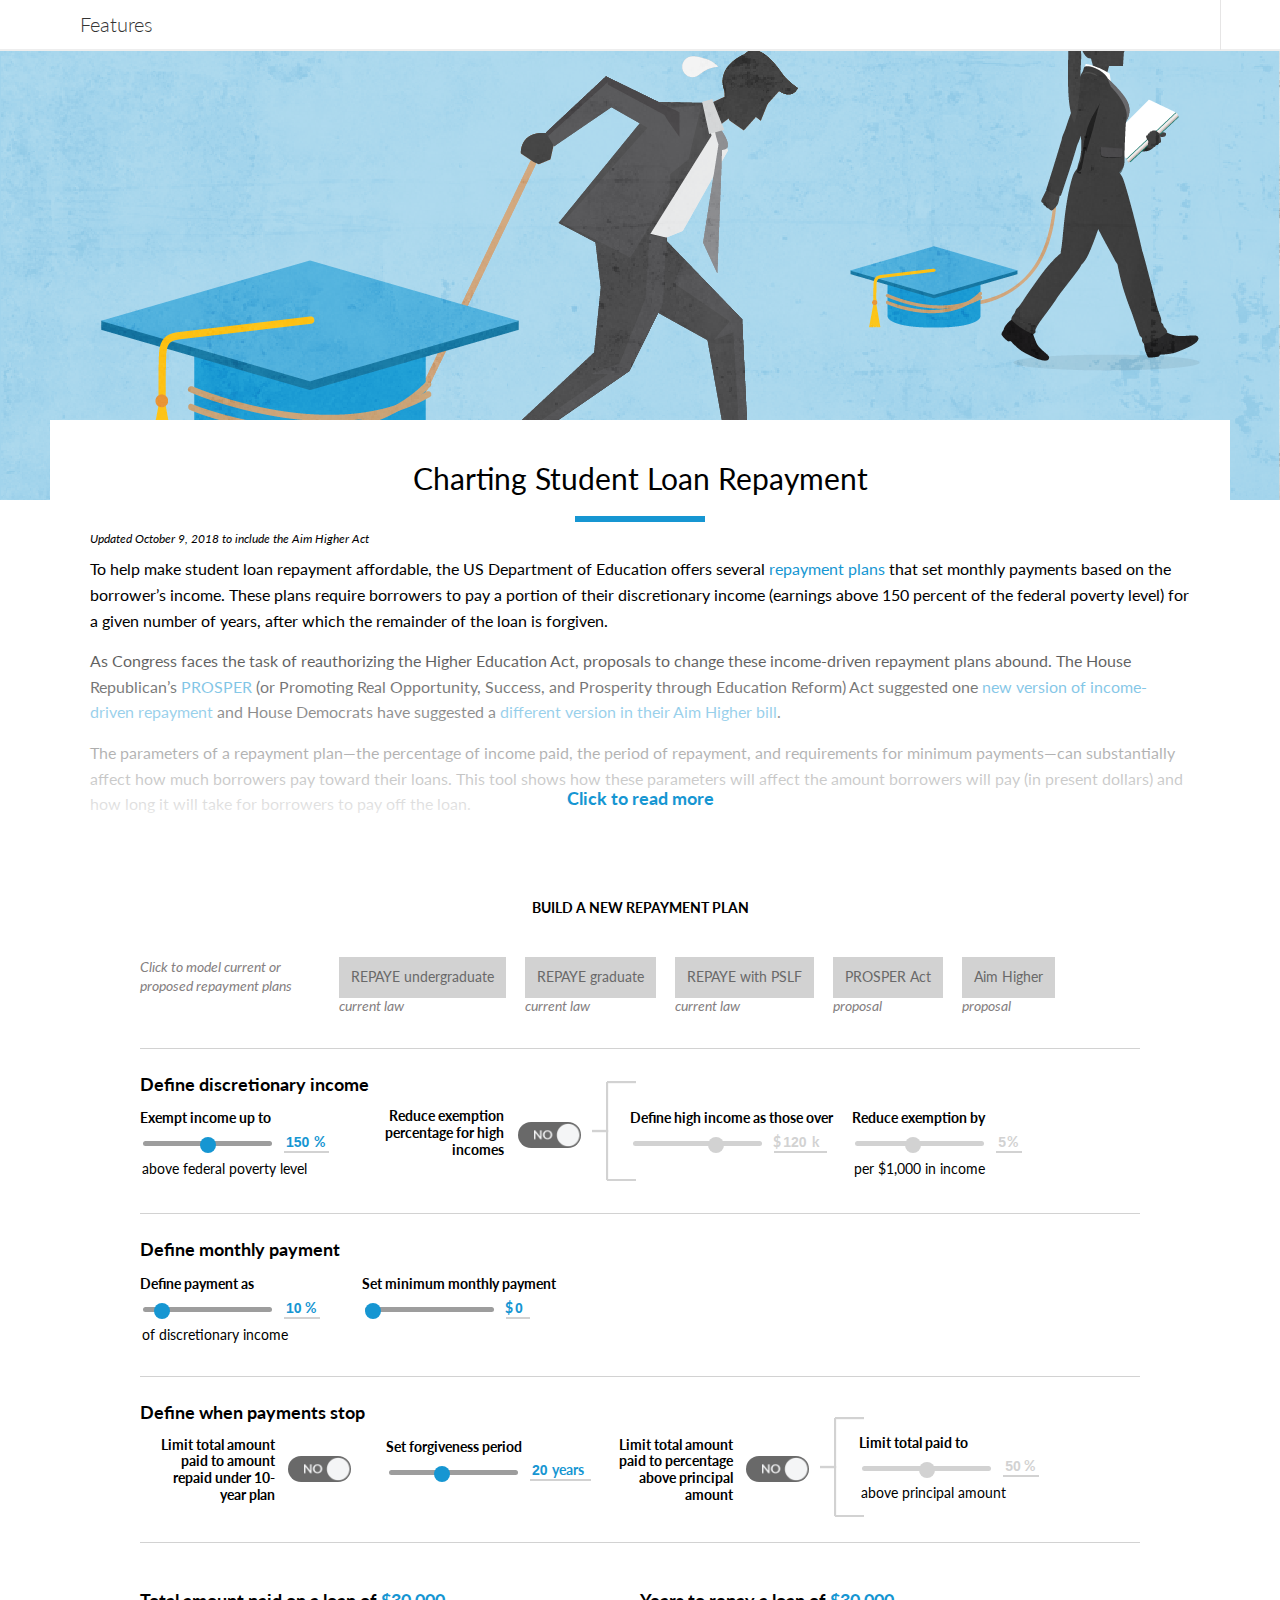
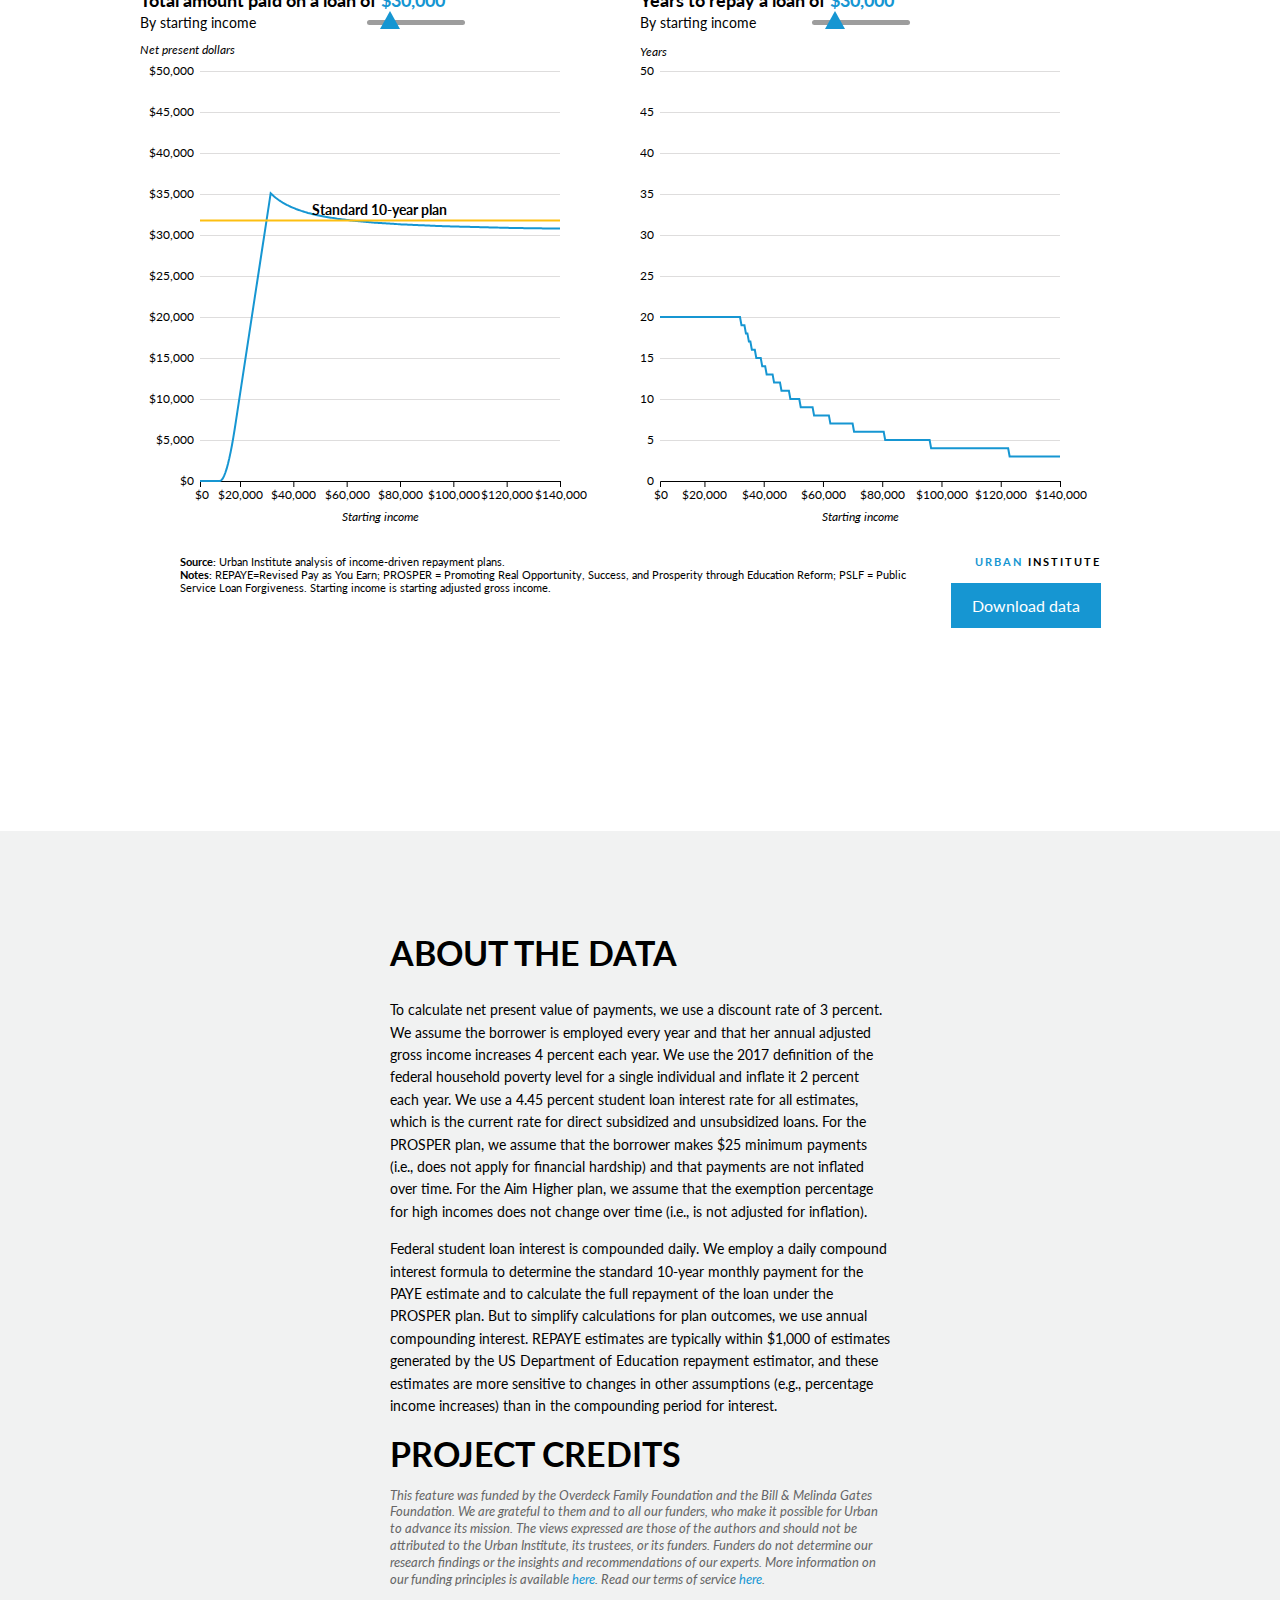
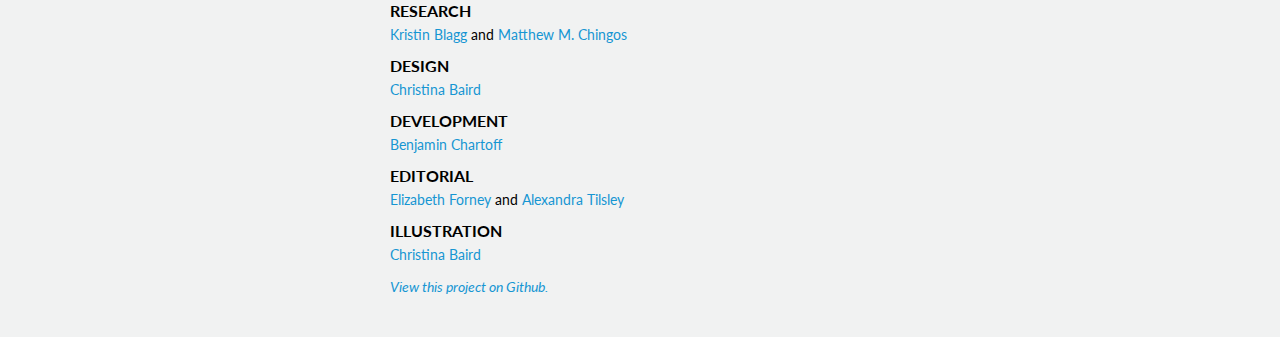
<file: index.html>
<!DOCTYPE html>
<html>
<head>
  <title>Charting Student Loan Repayment</title>
  <meta charset="utf-8">
  <meta http-equiv="X-UA-Compatible" content="IE=edge">
  <meta name="viewport" content="initial-scale=1, maximum-scale=1">
  <link rel="shortcut icon" href="favicon.ico" type="image/x-icon">
  <link rel="stylesheet" type="text/css" href="css/urban.css"/>
  <link rel="stylesheet" type="text/css" href="css/main.css"/>
  <link rel="stylesheet" type="text/css" href="css/urban-header.css"/>
  <link href="https://fonts.googleapis.com/css?family=Lato:300,400,700,300italic,400italic,700italic,900" rel="stylesheet" type="text/css">

  <meta name="twitter:card" content="summary">
  <meta name="twitter:site" content="@urbaninstitute">
  <meta name="twitter:creator" content="@urbaninstitute">
  <meta name="twitter:title" content="Charting Student Loan Repayment">
  <meta name="twitter:description" content="The parameters of a repayment plan can affect how much borrowers pay. This tool shows how they affect the amount borrowers will pay and how long it will take to pay off the loan.">
  <meta name="twitter:image" content="https://apps.urban.org/features/student-loan-repayment/images/social.png">
  <meta property="og:title" content="Charting Student Loan Repayment" />
  <meta property="og:description" content="The parameters of a repayment plan can affect how much borrowers pay. This tool shows how they affect the amount borrowers will pay and how long it will take to pay off the loan." />
  <meta property="og:image" content="https://apps.urban.org/features/student-loan-repayment/images/social.png" />
  <meta property="og:image:type" content="image/jpeg">
  <meta property="og:url" content="http://urbn.is/loantool">



  <script type="application/ld+json">
  {
    "@context": "http://schema.org",
    "@type": "NewsArticle",
    "headline": "Charting Student Loan Repayment",
    "url": "https://apps.urban.org/features/student-loan-repayment",
    "thumbnailUrl": "https://apps.urban.org/features/student-loan-repayment/images/social.png",
    "dateCreated": "2018-02-20T05:00:00.000Z",
    "articleSection": "Interactive Feature",
    "creator": ["Kristin Blagg","Matthew Chingos","Christina Baird","Benjamin Chartoff","Elizabeth Forney","Alexandra Tilsley"],
    "keywords": ["Education and Training"]
  }
  </script>

</head>
<body>
<!-- Google Tag Manager -->
<noscript><iframe src="//www.googletagmanager.com/ns.html?id=GTM-MKBD2W"
height="0" width="0" style="display:none;visibility:hidden"></iframe></noscript>
<script>(function(w,d,s,l,i){w[l]=w[l]||[];w[l].push({'gtm.start':
new Date().getTime(),event:'gtm.js'});var f=d.getElementsByTagName(s)[0],
j=d.createElement(s),dl=l!='dataLayer'?'&l='+l:'';j.async=true;j.src=
'//www.googletagmanager.com/gtm.js?id='+i+dl;f.parentNode.insertBefore(j,f);
})(window,document,'script','dataLayer','GTM-MKBD2W');</script>
<!-- End Google Tag Manager -->

<div id = "isMobile"></div>
<div id = "isPhone"></div>


<!-- START HEADER -->
<div id="header-pinned" class="no-touch">
   <a target="_blank" href="http://www.urban.org" title="Home" rel="home" class="site-logo"></a>
<div class="title"><span class="feature-link"><a href="https://www.urban.org/features" class="title-linkback" alt="Urban Institute logo">Features</a></span></div>
<div class="share-icons">
    <div class="shareThisP">
        <span onclick="toggle_visibility('shareBox');">
                <div class="shareThisB"></div>
            </span>
        <div class="shareThisW" id="shareBox">

            <div class="addthis_toolbox addthis_default_style " addthis:title="" addthis:url="">
                <a href="https://www.facebook.com/sharer/sharer.php?u=https%3A//apps.urban.org/features/student-loan-repayment" target="_blank" class="addthis_button_facebook at300b" title="Facebook" onclick="toggle_visibility('shareBox');"><span class="at4-icon aticon-facebook" style="background-color: rgb(48, 88, 145);"><span class="at_a11y">Share on facebook</span></span></a>

                <a href="http://twitter.com/intent/tweet?text=Interactive%20tool%20from%20%40urbaninstitute%3A%20Charting%20Student%20Loan%20Repayment%20http%3A%2F%2Furbn.is%2Floantool" target="_blank" class="addthis_button_twitter at300b" title="Tweet" onclick="toggle_visibility('shareBox');"><span class="at4-icon aticon-twitter" style="background-color: rgb(44, 168, 210);"><span class="at_a11y">Share on twitter</span></span></a>

                <a href="mailto:%20?Subject=New interactive tool from the Urban Institute &amp;Body=Hi! I thought you'd be interested in this new interactive tool from the Urban Institute: “Charting Student Loan Repayment” http://urbn.is/loantool" target="_blank" class="addthis_button_email at300b" target="_blank" title="Email" onclick="toggle_visibility('shareBox');"><span class="at4-icon aticon-email" style="background-color: rgb(115, 138, 141);"><span class="at_a11y">Share on email</span></span></a>
                <div class="atclear"></div>
            </div>

        </div>
    </div>
</div>
</div>
<div class="headerimage" id="heroimage">
  <div class="wrapper headerwrapper">
  </div>
</div>


<div class="container">
  <div id='graphic'>
    <div id = "topText">
<div id = "topTitle">Charting Student Loan Repayment</div>
        <div id = "topHR"></div> 
        <div class = "pubDate">Updated October 9, 2018 to include the Aim Higher Act</div>
        <p>
		To help make student loan repayment affordable, the US Department of Education offers several <a href = "https://studentaid.ed.gov/sa/repay-loans/understand/plans/income-driven" target = "_blank">repayment plans</a> that set monthly payments based on the borrower&rsquo;s income. These plans require borrowers to pay a portion of their discretionary income (earnings above 150 percent of the federal poverty level) for a given number of years, after which the remainder of the loan is forgiven.
		</p>
		<p>
		As Congress faces the task of reauthorizing the Higher Education Act, proposals to change these income-driven repayment plans abound. The House Republican&rsquo;s <span class = "buttonLink prosper">PROSPER</span> (or Promoting Real Opportunity, Success, and Prosperity through Education Reform) Act suggested one <a href = "https://www.urban.org/urban-wire/prosper-act-changes-math-student-loan-borrowers" target = "_blank">new version of income-driven repayment</a> and House Democrats have suggested a <a href = "http://democrats-edworkforce.house.gov/imo/media/doc/Aim%20Higher%20Act%20Bill%20Text.pdf" target = "_blank">different version in their Aim Higher bill</a>. 
		</p>
		<p>
		The parameters of a repayment plan&mdash;the percentage of income paid, the period of repayment, and requirements for minimum payments&mdash;can substantially affect how much borrowers pay toward their loans. This tool shows how these parameters will affect the amount borrowers will pay (in present dollars) and how long it will take for borrowers to pay off the loan.
		</p>
		<p>
    You can build your own policy by changing parameters, or use the buttons to model existing repayment plans or proposals. By adjusting the loan amount, you can see what would be repaid (and for how long) for borrowers at different starting income levels.
		</p>
		<p>
		<span class ="desktopCopy">The chart on the left</span><span class ="mobileCopy">The first chart</span> shows how much borrowers would repay based on their starting income. <span class ="desktopCopy">The chart to the right</span><span class ="mobileCopy">The second chart</span> models how long borrowers would be in repayment, again based on their income. We&rsquo;ve also calculated how much borrowers would repay under a standard 10-year plan to show how an income-driven plan compares with the standard repayment option.  
		</p>
		<p>
		The Revised Pay As You Earn <span class = "buttonLink repayeUndergrad">(REPAYE) plan for undergraduates</span> requires borrowers pay 10 percent of their discretionary income, with the remainder of the loan forgiven after 20 years. Because the loans continue to accrue interest, it is possible that some borrowers will pay more than they would have under a standard 10-year plan. Borrowers who make less than 150 percent of the federal poverty level pay nothing ($0) on their loans. Dependent undergraduate students can borrow a maximum of $31,000 in federal student loans.
		</p>
		<p>
		<span class = "buttonLink repayeGrad">REPAYE for graduate students</span> is the same as REPAYE for undergraduates, 
    except that the period before forgiveness is extended to 25 years. Graduate students can borrow up to the cost of attendance at their institution. Average debt for graduate students can range from <a href="https://trends.collegeboard.org/student-aid/figures-tables/masters-degree-recipient-debt-percentage-average-borrowed-2011-12" target="_blank">$21,900</a> to <a href="https://trends.collegeboard.org/student-aid/figures-tables/doctoral-degree-recipient-debt-percentage-average-borrowed-2011-12" target="_blank">$137,500</a>, depending on program.
    </p>
		<p>
		<span class = "buttonLink repayePSLF">Under the Public Service Loan Forgiveness program (PSLF)</span>, borrowers on an income-driven repayment plan, such as REPAYE, who work in a nonprofit or public-sector job for 10 years are eligible for student loan forgiveness. This benefit is available to those with either undergraduate and graduate student loans.
		</p>
    <p>
    The House&rsquo;s PROSPER plan would require students to pay 15 percent of their discretionary income. Borrowers would have to make a minimum monthly payment of $25 dollars (which can be reduced to $5 due to severe economic hardship). And there is no loan forgiveness, but payments end when borrowers have paid what they would have under a standard 10-year plan, meaning that borrowers do not pay for additional accrued interest. The lack of a loan forgiveness period means that some borrowers might be paying off their loans for the entirety of their careers.
    </p>
    <p>
    House Democrats&rsquo; <span class = "buttonLink aimHigher">Aim Higher plan</span> would require students to pay 10 percent of their discretionary income. The plan would also redefine discretionary income as income earned above 250 percent of the federal poverty level, meaning that more borrowers would be eligible for $0 payments. However, for every $1,000 earned above $120,000, this 250 percent discretionary income threshold is reduced by 5 percent. Aim Higher would cap payments after 20 years or after the borrower has paid an amount equal to 150 percent of the principal loan amount.
    </p>
		<div id = "clickToExpand" class = "closed">Click to read more</div>
		<svg id = "gradientHolder"></svg>
        </div>

    <div id = "controls">
      <div id = "controlTitle">Build a new repayment plan</div>
      <div id = "buttons">
        <div id = "buttonLabel">Click to model current or proposed repayment plans</div>
        <div class = "button clicked repayeUndergrad">REPAYE undergraduate<div class = "currentLaw">current law</div></div>

        <div class = "button repayeGrad">REPAYE graduate<div class = "currentLaw">current law</div></div>
        <div class = "button repayePSLF">REPAYE with PSLF<div class = "currentLaw">current law</div></div>
        <div class = "button prosper">PROSPER Act<div class = "currentLaw">proposal</div></div>
        <div class = "button aimHigher">Aim Higher<div class = "currentLaw">proposal</div></div>
      </div>

    	<div id = "sliders">

      <div id = "monthlyContainer" class = "controlRow grey">
        <div class = "controlHeader">Define discretionary income</div>

        <div class = "controlContainer percentFPL">
          <div class = "label">Exempt income up to</div>
          <input id = "percentFPL" class = "controlSlider" type="range" min="0" max="3" step="0.1" value ="1.5">
          <!-- <div class = "valLabel">10%</div> -->
          <input type = "number" class = "valLabel" value ="150" min ="0" max="300"><span class = "suffix">%</span>
          <div class = "bottomLable">above federal poverty level</div>
        </div>


        <div class = "controlContainer excludeIncome">
          <label for="excludeIncome"></label><div id = "capLabel">Reduce exemption percentage for high incomes</div>
          <div class = "switch off" id="excludeIncome" ></div>
        </div>

        <div class = "bracket"><img src = "images/bracket.png"></div>
        <div class = "bracketMobile"><img src = "images/bracketMobile.png"></div>

        <div class = "controlContainer fplIncome">
          <div class = "label">Define high income as those over</div>
          <input id = "fplIncome" class = "controlSlider" type="range" min="80000" max="140000" step="1000" value ="120000">
          <!-- <div class = "valLabel">10%</div> -->
          <span class = "prefix">$</span><input type = "number" class = "valLabel fplIncome" value ="120" min ="80" max="140"><span class = "suffix">k</span>
        </div>

        <div class = "controlContainer fplReduction">
          <div class = "label">Reduce exemption by</div>
          <input id = "fplReduction" class = "controlSlider" type="range" min=".01" max=".1" step=".01" value =".05">
          <!-- <div class = "valLabel">10%</div> -->
          <input type = "number" class = "valLabel fplReduction" value ="5" min ="1" max="10"><span class = "suffix">%</span>
          <div class = "bottomLable">per $1,000 in income</div>
        </div>
      </div>


      <div id = "monthlyContainer" class = "controlRow">
        <div class = "controlHeader">Define monthly payment</div>

        <div class = "controlContainer percentDiscretionaryAGI">
          <div class = "label">Define payment as</div>
          <input id = "percentDiscretionaryAGI" class = "controlSlider" type="range" min="0" max="1" step="0.01" value =".1">
          <!-- <div class = "valLabel">10%</div> -->
          <input type = "number" class = "valLabel" value ="10" min ="0" max="100"><span class = "suffix">%</span>
          <div class = "bottomLable">of discretionary income</div>
        </div>

        <div class = "controlContainer minPayment">
          <div class = "label">Set minimum monthly payment</div>
          <input id = "minPayment" class = "controlSlider" type="range" min="0" max="100" step="1" value ="0">
          <span class = "prefix">$</span><input type = "number" class = "valLabel" value ="0" min ="0" max="100">
        </div>
      </div>



			<div id = "monthlyContainer" class = "controlRow grey">
        <div class = "controlHeader">Define when payments stop</div>

        <div class = "controlContainer capAtStandardRepayment">
        <!-- <input type="checkbox" id="capAtStandardRepayment" value="cap"> -->
          <label for="capAtStandardRepayment"></label><div id = "capLabel2">Limit total amount paid to amount repaid under 10-year plan</div>
          <div class = "switch off" id="capAtStandardRepayment" ></div>
        </div>

        <div class = "controlContainer forgivenessPeriod">
          <div class = "label">Set forgiveness period</div>
            <input id = "forgivenessPeriod" class = "controlSlider" type="range" min="0" max="50" step="1" value ="20">
            <input id = "forgivenessPeriodLabel" type = "number" class = "valLabel" value = "20" min = "0" max = "50"><span class = "suffix years">years</span>
            <div id = "noForgiveness">No forgiveness period</div>
        </div>

        <div class = "controlContainer capAtPercentPayment">
        <!-- <input type="checkbox" id="capAtStandardRepayment" value="cap"> -->
          <label for="capAtPercentPayment"></label><div id = "capLabel2">Limit total amount paid to percentage above principal amount</div>
          <div class = "switch off" id="capAtPercentPayment" ></div>
        </div>

        <div class = "bracket payments"><img src = "images/bracket.png"></div>
        <div class = "bracketMobile"><img src = "images/bracketMobile.png"></div>

        <div class = "controlContainer percentLoan">
          <div class = "label">Limit total paid to
</div>
          <input id = "percentLoan" class = "controlSlider" type="range" min="0" max="1" step="0.1" value =".5">
          <!-- <div class = "valLabel">10%</div> -->
          <input type = "number" class = "valLabel percentLoan" value ="50" min ="0" max="100"><span class = "suffix">%</span>
          <div class = "bottomLable">above principal amount</div>
        </div>


      </div>

			</div>
		</div>
	</div>


	<div id = "repaymentChart">
		<div id = "repaymentTitle" class = "chartTitle">
			<div id = "repaymentTitleLeft">Total amount paid on a loan of</div>
			<div class = "valLabel">$30,000</div>
			<input class = "triangle" id = "loanAmount" class = "controlSlider" type="range" min="5000" max="150000" step="500" value ="30000">
			<div id = "repaymentSubtitle" class = "chartSubtitle">By starting income</div>
		</div>
	</div>
	<div id = "yearsChart">
		<div id = "yearsTitle" class = "chartTitle">
			<div id = "yearsTitleLeft">Years to repay a loan of</div>
			<div class = "valLabel">$30,000</div>
			<input class = "triangle" id = "loanAmount2" class = "controlSlider" type="range" min="5000" max="150000" step="500" value ="30000">
			<div id = "yearsSubtitle" class="chartSubtitle">By starting income</div>
		</div>
	</div>
  <div id="notes-container">
    <div id = "notes">
      <span><strong>Source:</strong> Urban Institute analysis of income-driven repayment plans.</span>
      <span><strong>Notes:</strong> REPAYE=Revised Pay as You Earn; PROSPER = Promoting Real Opportunity, Success, and Prosperity through Education Reform; PSLF = Public Service Loan Forgiveness. Starting income is starting adjusted gross income.</span>
    </div>
    <div class="urban-logo">
      <div class="urban-logo-text"><span style="color: #1696d2">Urban</span> Institute</div>
      <div id = "downloadData"><a>Download data</a></div>
    </div>  

  </div>
  
	
</div>
</div>




    <footer>
    
     <div class="content">     
                <div id="right">

                    <h4>About the data</h4>

                    <p class = "footerTopP">
                      To calculate net present value of payments, we use a discount rate of 3 percent. We assume the borrower is employed every year and that her annual adjusted gross income increases 4 percent each year. We use the 2017 definition of the federal household poverty level for a single individual and inflate it 2 percent each year. We use a 4.45 percent student loan interest rate for all estimates, which is the current rate for direct subsidized and unsubsidized loans. For the PROSPER plan, we assume that the borrower makes $25 minimum payments (i.e., does not apply for financial hardship) and that payments are not inflated over time. For the Aim Higher plan, we assume that the exemption percentage for high incomes does not change over time (i.e., is not adjusted for inflation).
                    </p>
                    <p>
                      Federal student loan interest is compounded daily. We employ a daily compound interest formula to determine the standard 10-year monthly payment for the PAYE estimate and to calculate the full repayment of the loan under the PROSPER plan. But to simplify calculations for plan outcomes, we use annual compounding interest. REPAYE estimates are typically within $1,000 of estimates generated by the US Department of Education repayment estimator, and these estimates are more sensitive to changes in other assumptions (e.g., percentage income increases) than in the compounding period for interest.
                    </p>





                    <h4>Project credits</h4>
                    <div class="urbanstatement">This feature was funded by the Overdeck Family Foundation and the Bill &amp; Melinda Gates Foundation. We are grateful to them and to all our funders, who make it possible for Urban to advance its mission. The views expressed are those of the authors and should not be attributed to the Urban Institute, its trustees, or its funders. Funders do not determine our research findings or the insights and recommendations of our experts. More information on our funding principles is available <a href = "https://www.urban.org/aboutus/our-funding/funding-principles" target = "_blank">here</a>. Read our terms of service <a href = "http://www.urban.org/terms-service" target = "_blank">here</a>.</div>

                    <h3 class="job">Research</h3>
                    <a href="http://www.urban.org/author/kristin-blagg" target = "_blank">Kristin Blagg</a> and <a href="http://www.urban.org/author/matthew-chingos" target = "_blank">Matthew M. Chingos</a>
                
                    <h3 class="job">Design</h3>
                    <a href="http://www.urban.org/author/christina-baird" target = "_blank">Christina Baird</a>
                    
                    <h3 class="job">Development</h3>
                    <a href="http://www.urban.org/author/benjamin-chartoff" target = "_blank">Benjamin Chartoff</a>

                    <h3 class="job">Editorial</h3>
                    <a href="http://www.urban.org/author/elizabeth-forney" target = "_blank">Elizabeth Forney</a> and <a href="http://www.urban.org/author/alexandra-tilsley" target = "_blank">Alexandra Tilsley</a>
            
                    <h3 class="job">Illustration</h3>
                    <a href="http://www.urban.org/author/christina-baird" target = "_blank">Christina Baird</a>


                    <div class="credits"> <a href="https://github.com/urbaninstitute/student-loan-repayment" target="_blank">View this project on Github.</a></div>
                </div>
         
    </div> 
    </footer>

	<script src="js/lib/d3.v4.min.js"></script>
	<script src="js/lib/jquery-1.11.3.min.js"></script>
	<script src="js/calculator.js"></script>
  <script src="js/header.js"></script>


<script>
    (function (i, s, o, g, r, a, m) {
        i['GoogleAnalyticsObject'] = r;
        i[r] = i[r] || function () { 
            (i[r].q = i[r].q || []).push(arguments)
        }, i[r].l = 1 * new Date();
        a = s.createElement(o),  m = s.getElementsByTagName(o)[0];
        a.async = 1;
        a.src = g;
        m.parentNode.insertBefore(a, m) 
    })(window, document, 'script', '//www.google-analytics.com/analytics.js', 'ga'); 
    ga('create', 'UA-57529944-1', 'auto'); 
    ga('send', 'pageview');
</script>

<!-- START Parse.ly Include: Standard -->
<div id="parsely-root" style="display: none">
  <span id="parsely-cfg" data-parsely-site="urban.org"></span>
</div>
<script>
    (function(s, p, d) {
      var h=d.location.protocol, i=p+"-"+s,
          e=d.getElementById(i), r=d.getElementById(p+"-root"),
          u=h==="https:"?"d1z2jf7jlzjs58.cloudfront.net"
          :"static."+p+".com";
      if (e) return;
      e = d.createElement(s); e.id = i; e.async = true;
      e.src = h+"//"+u+"/p.js"; r.appendChild(e);
    })("script", "parsely", document);
</script>
<!-- END Parse.ly Include: Standard -->



	

</body>
</html>
</file>
<file: css/urban.css>
html, body, div, span, applet, object, iframe, h1, h2, h3, h4, h5, h6, p, blockquote, pre, a, abbr, acronym, address, big, cite, code, del, dfn, em, img, ins, kbd, q, s, samp, small, strike, strong, sub, sup, tt, var, b, u, i, center, dl, dt, dd, ol, ul, li, fieldset, form, label, legend, table, caption, tbody, tfoot, thead, tr, th, td, article, aside, canvas, details, embed, figure, figcaption, footer, header, hgroup, menu, nav, output, ruby, section, summary, time, mark, audio, video {
     border: 0px none;
     margin: 0px;
     padding: 0px;
     vertical-align: baseline;
}

article, aside, details, figcaption, figure, footer, header, hgroup, menu, nav, section {
     display: block;
}

body, html {
     color: #000;
     font-family: "Lato",sans-serif;
     font-size: 16px;
     height: 100%;
     line-height: 1.2;
     margin: 0px;
     padding: 0px;
     text-align: left;

}

ol, ul {

}

blockquote, q {
     quotes: none;
}

blockquote::before, blockquote::after, q::before, q::after {
     content: none;
}

table {
     border-collapse: collapse;
     border-spacing: 0px;
}

*, *::before, *::after {
     box-sizing: border-box;
}

.clearfix::after {
     clear: both;
     content: "";
     display: table;
}



a{
 color:#1696d2;
 text-decoration: none;
   
}

a:hover{
 color:#000;
 text-decoration: none;    
    
}


h3{
    font-size: 24px;
    font-weight: 400;
    margin-bottom: 20px;
    text-transform: uppercase;
}

.bold{
    
    font-weight: 700;
}

.emphasis{
    
   font-style: italic;
}



/************subnav***************/
.subnav{
    width: 100%;
    position: fixed;
    top: 51px;
    height: 40px;
    background-color: #f6f6f6;
    border-bottom: 1px solid #eee;

}


.subnav ul{
    text-align: center;
    margin: 0px;
}
.subnav ul li{
    display: inline-block;
    text-align: center;
    padding: 0px;
    margin-top: 0px;
    padding-left: 24px;
    padding-top: 10px;
    
}






/*****************mobile chapter (replacing the subnav for smaller screens) ******************/

#mobilenavcontainer{
    display: none;
}


.show-menu {
	display: none;
    margin-top:50px;

}


/*Style for menu links*/
ul#menu li a {
    display: block;
    min-width: 140px;
    text-align: center;
    color: #fff;
    text-decoration: none;
    background-color: #000;
    height: 36px;
    padding-top: 8px;
}

/*Hover state for top level links*/
ul#menu li:hover a {
  color: #0096d2;
}

/*Style for dropdown links*/
ul#menu li:hover ul a {
	background: #333;
color:#fff;
border-right-color: #222;
    border-right:1px solid;
    border-color: #222;
    border-top:5px solid;
    border-top-color:#222;
}





/***********structure***********/
.wrapper{
    width:990px;
    margin:0 auto;
    padding-top: 110px;
    border-top:1px solid #eee;
}

.content{
    width:1100px;
    margin: 0 auto;
    padding: 0px 30px;

}





/********Title and intro of interactive**********/

.pubDate{
  font-size: 12px;
  font-style: italic;
  margin: 0 auto;
  top: -10px;
  position: relative;
}
h1{
    font-size: 30px;
    font-weight: 600;
    padding-top: 0px;
    text-align: left;
    color: #000;    
}


h2{
     font-size: 20px;
    margin-top: 15px;
    font-weight: 300;
    color: #666;
    margin-bottom: 50px;
    line-height: 1.3;
}
h2 div{
    margin-bottom: 10px;
}




/************** steps ******************/


#nav_options{
    position: relative;
    width:100%;
    height:50px;
    margin-bottom: 30px;
}

#steps{
    width: 60%;
    padding-top: 10px;
    float: left;
}

#steps ul{
    margin-left:0px;
    margin-bottom:0px;
    text-indent: 0px;
    text-align: left;

    
}

#steps li{
    display: inline-block;
    list-style: none;
    padding-left:0px;
    margin-bottom:0px;
    margin-right: 30px;  
}

.step_button span{
    color:#333;
    background-color: #f2f2f2;
    padding: 12px;
    text-align: center;
    text-transform: uppercase;
    font-size:15px;
    border:solid 1px #e1e1e1;
}

/***Ben, I'm just placing this here for now. I know you've already got the active coloring in the interactive *****/
#steps li .active {
   background-color: #0096d2; 
     color:#fff;
}

.step_button span:hover{
    background-color:#000;
  
}




/************ place holder for dropdown **************/
#dropdown{
    width: 20%;
    height: 50px;
    background-color: #999;
    float: right;
    
}



/********placeholder for charts********/
.charts{
    margin-bottom:60px;
    
}

/************** general text styles***************/







/*footer*/

footer {
  display: block;
  width: 100%;
    background-color: #f1f2f2;
    margin-top: 185px;
    padding-top: 50px;
    padding-bottom: 25px;
    bottom: 0;
   overflow: hidden;
     height:auto;
     z-index: 10000;  
 
}
@media (max-height: 880px){
  footer{
    margin-top: 25px;
  }
}
footer .content{
  
    max-width: 1100px;

}
   

h4 {
    font-size: 34px;
    font-weight: 900;
    margin-bottom: 10px;
    line-height: 1.3;
     text-transform: uppercase;
    font-weight: 700;
}

#left {
  float: left;
  width: 45%;
  padding-left: 0px;
  padding-right:0px;

}

#right {

  margin: 0 auto;
  width: 500px;
   padding-right: 0px;
  padding-left: 0px;
  margin-top: 50px;
    font-size:14px;
    line-height: 1.3;
}

.footerButton{
  float: left;
  height: 40px;
  width: 135px;
  border: 1px solid #333;
  cursor: pointer;
  font: 13px Lato;
  font-weight: bold;
  text-align: center;
  padding: 10px;
  text-decoration: none !important;
  color: #333 !important;
}
.footerButton:hover{
  background: #fdbf11;
  color: #fff !important;
}
.footerButton.researchButton{
  margin-left: 15px;
}
.footerTopP{
  clear: both;
  padding-top: 14px;
}
#learnMore{
    display: inline-block;
    padding-bottom: 33px;
    padding-top: 9px;
}
#learnMore a{
  display: inline-block;
  line-height: 20px;
}

footer p {
    font-size: 14px;
}

footer h2 {
    text-transform: uppercase;
     font-weight: 700;
}

footer h3, footer h4{
   font-weight: 700; 
}

.credits {
    font-size: 14px;
    margin-top: 1em;
    margin-bottom: 16px;
    font-style: italic;
}

.job {
    font-size: 16px;
    margin-bottom: 4px;
    margin-top: 12px;
}

.urbanstatement {
    font-style: italic;
    color: #666666;
    font-size: 13px;
    margin-bottom: 1em;
}



@media (max-width: 993px){
    #axis_label{
        top: 25px;
    }
}
@media (max-width: 450px){
  .footerButton.researchButton {
      margin-left: 0px;
      margin-top: 10px;
      clear: both;
  }
}
@media (max-width: 768px){
    rect.states.selected, rect.states.hover{
        stroke: #ec008b !important;
    }
    .slope_line.selected, .slope_line.hover{
        stroke: #ec008b !important;
    }
    .key_box{
        margin-left: 0px;
    }
    #tooltip, #tooltip-no{
        bottom: -77px;
        left: 0px;
        width: 100%;
        top: inherit;
    }
    #legend{
        margin-top: 100px;
    }
    .step_button{
        margin-bottom: 0px;
        margin-top: 35px;
        width: 240px;
    }
    #state-menu-button{
        position: relative;
        margin-top: 23px;
    }
    .chart-svg{
        margin-top: 120px;
    }
    #axis_label{
        top: 240px !important;
        pointer-events: none;
    }
    #finra_bar-chart{
        z-index: -1;
    }
    .bar-icon, .x.axis .tick text{
        display: none;
    }
    #extra_text_us, #extra_text_all{
        opacity: 0;
        pointer-events: none;
    }
    #mobile-text{
        margin-top: 30px;
    }
    #slope_label_2012, #slope_label_2015 {
        top: 100px;
    }
}



@media (max-width: 1000px) {
   
    .subnav a{
        font-size:14px;
    }
}


/*browser windows smaller than 850px*/
@media (max-width: 1100px) {
  .wrapper {width:100%; padding-top:100px;}
  .content {width:auto; padding:0px 30px}
  .container {width:auto; padding:0px 30px; margin-bottom: 40px;}
  ul {margin-left: 15px;}
  li {padding-left:0px;}
    #left{ width:100%;}
    #right{ width:100%; margin-top:30px;}
}

.embed-container { position: relative; padding-bottom: 56.25%; height: 0; overflow: hidden; max-width: 100%; } .embed-container iframe, .embed-container object, .embed-container embed { position: absolute; top: 0; left: 0; width: 100%; height: 100%; }

/*browser windows smaller than 850px*/
@media (max-width: 600px) {
   .wrapper {padding-top:80px;} 
   .headerimage{ height:250px;}
    h1{font-size: 45px;padding-top: 100px;}
    .overhalf{width:100%;}
</file>
<file: css/main.css>
body{
	font-family: Lato;
}
.controlContainer{
    display: inline-block;
    width: calc(33% - 112px);
    height: 100px;
    clear: right;
    vertical-align: top;
}
.controlContainer.capAtStandardRepayment{
    width: 148px;
    margin-left: 10px;
}
.controlContainer.excludeIncome{
    width: 250px;
    margin-left: 22px;
}
#excludeIncome{
      display: inline-block;
    margin-left: 10px;
    top: -9px;
    position: relative;
}

#repaymentChart, #yearsChart{
	float: left;
	margin-bottom: 10px;
}
#repaymentChart{
	clear: left;
	padding-left: 90px;
}

/*#sections{
  pointer-events: none;
  opacity: 0;
}
*/

*:focus{
  outline: none;
}
body{
  font-family: "Lato";
}
.container {
  width: 1180px;
  margin: 0 auto;
}

#graphic {
  padding-top: 60px;
}

#topTitle{
  font-size: 30px;
  text-align: center;
  padding-bottom: 20px;
}
#topText{
  height: 400px;
  overflow: hidden;
  margin-top: -140px;
  padding: 40px;
  margin-bottom:80px;
  font-size:16px;
  font-weight:400;
  color:#000;
  background: #fff; 
  z-index: 1000;
  position: relative;
}
#bottomTitle{
  font-weight: bold;
  margin-bottom: 10px;  
}
#bottomContent{
  width: 1150px;
    margin: 0 auto;
    padding: 0px;
}
#topHR{
  width: 130px;
  height: 6px;
  background-color: #1696d2;
  margin: 0 auto;
  margin-bottom: 20px;
}


p{
  line-height:1.6;
  margin-bottom:15px !important;
}


#isMobile, #isPhone{
    display: none;
    pointer-events: none;
    width: 0;
    height: 0;
    position: fixed;
    top: 0;
    left: 0;
}

@media (max-height: 636px) , (max-width: 768px){
  #isPhone{
    display: block;
  }
}

@media (max-width: 1200px){
  .container{
    margin-left: 10px;
  }
}
@media (max-width: 1170px){
  .headerimage{
    height: 440px !important;
  }
  .container{
    margin-left: auto;
    width: 100%;
  }
  #isMobile{
    display: block;
  }
  #topText, #bottomContent{
    font-size: 18px;
  }
}
@media (max-width: 930px){
  .headerimage {
    height: 350px !important;
  }
  #topTitle {
    font-size: 25px;
  }
}
@media (max-width: 768px){
  .step {
    margin-bottom: 1200px;
  }
}
@media (max-width: 350px){
  #sections{
    /*width: 300px;*/
    left: -20px;
    /*pointer-events: none;*/
  }
}

@media (max-width: 500px){
  .headerimage {
    height: 180px !important;
    top: 20px;
  }
  #topText, #bottomContent{
    margin-top: -90px;
    padding: 20px;
  }
  #sections{
    width: 300px;
    /*left: -20px;*/
    pointer-events: none;
  }
}



/********header (below urban menu)**********/
   

.headerimage{
  position: relative;
  overflow: hidden;
  width: 100%;
  height: 720px;
  z-index:-1;
}

.headerwrapper{
  padding-top:120px;
}

#heroimage{
  background-image: url(../images/0209illustration.png);
  background-size: cover;
  background-repeat: no-repeat;
  width: 100%;
}


@media (max-width: 2000px) {
  .headerimage{ height:600px;}
}

@media (max-width: 1400px) {
  .headerimage{ height:500px;}
}

/*browser windows smaller than 850px*/
@media (max-width: 600px) {
   .headerimage{ height:300px;}
   .div-title-block {
    font-size: 1.6em !important;
   }
}

@media (max-width: 991px) {
   
   .headerwrapper{padding-top:125px;}
   
}

@media  (max-width: 480px) {
   .container {margin-bottom: 40px; padding:0px 4px;}
   .headerimage{width: 100%; height: 300px;}
   .headerwrapper{padding-top:80px;}
   h1 { font-size:24px;}
 
}








#gradientHolder{
	pointer-events: none;
	bottom: 0px;
    position: absolute;
}
#clickToExpand{
  position: absolute;
  bottom: 10px;
  z-index: 100;
  color: #1696d2;
  left: calc(50% - 160px);
  cursor: pointer;
  font-size: 18px;
  font-weight: bold;
  width: 320px;
  text-align: center;
}

.buttonLink{
  color: #1696d2;
  cursor: pointer;
}

.controlRow{
  border-bottom: 1.5px solid #D2D2D2;
padding-top: 25px;
    padding-bottom: 0px;
}
}
/********************************************************/
/*********************** CHARTS *************************/
/********************************************************/

.repaymentLine, .yearsLine{
	fill: none;
	stroke-width: 2px;
	stroke-linejoin: round;
	stroke-linecap: round;
}
.repaymentLine.input, .yearsLine{
	stroke: #1696d2;
  stroke-width: 2px;
  fill: none;
}
.repaymentLine.fixed{
	stroke: #fdbf11;
  stroke-width: 2px;
  fill: none;
}

.axis--y .tick line{
	stroke: #dedddd;
	stroke-width: 1px;
}
.axis--y path{
	display: none;
}
.axis text{
	font-family: Lato;
	font-size: 12px;
}
#tenYearLabel{
	font-size: 14px;
    font-weight: bold;
}
.axisLabel{
  font-size: 12px;
  font-style: italic;
  font-family: Lato;
}

#notes-container {
  display: inline-block;  
  /*width: 100%;*/
  /*max-width: 1000px;*/
  padding-left: 90px;
  margin: 0 auto;
}

#notes{
  font-size: 11px;
  /*display: inline-block;*/
  float: left;
  width: 786px;
  padding-left: 40px;
}
#notes span{
  display: block;
}

.urban-logo {
  float: right;  
  padding-left: 25px;
}


.urban-logo-text {
  font-size: 11px;
  text-transform: uppercase;
  font-weight: 700;
  letter-spacing: 2px;
  text-align: right;
}

/********************************************************/
/******************* CONTROLS ***************************/
/********************************************************/
.controlHeader{
  font-size: 18px;
  font-weight: bold;
  margin-bottom: 15px;
}
#controls{
	width: 1000px;
	margin: 0 auto;
}
#controlTitle{
  width: 100%;
  text-align: center;
  margin-bottom: 40px;
  font-weight: bold;
  font-size: 14px;
  text-transform: uppercase;
}
#buttons{
  width: 100%;
  /*margin-bottom: 80px;*/
  border-bottom: 1.5px solid #D2D2D2;
  padding-bottom: 50px;
}
#buttons .button{
  display: inline-block;
  padding: 12px;
  background: #d2d2d2;
  color: #696969;
  font-size: 14px;
  margin-left: 15px;
  cursor: pointer;
  vertical-align: top;
  position: relative;
}
.currentLaw{
  position: absolute;
  bottom: -17px;
  left: 0px;
  font-style: italic;
  color: #848081;
}
#buttonLabel{
  color: #848081;
  font-style: italic;
  font-size: 14px;
  width: 180px;
  line-height: 19px;
  display: inline-block;
}
#buttons .button:hover,#buttons .button.clicked{
	background: #1696d2;
  color: #fff;
}
.chartTitle{
	font-size: 18px;
    font-weight: bold;
    position: relative;
    margin-bottom: 30px;
    margin-top: 47px;
}
.chartSubtitle{
  font-size: 14px;
  font-weight: normal;
  position: absolute;
  left: 0px;
  top: 25px;
}
.chartTitle div{
	display: inline-block;
}
.chartTitle .valLabel{
	width: 100px;
  text-align: left;
  margin-left: 1px;
  color: #1696d2;
}
.chartTitle input{
	position: absolute !important;
    top: 22px !important;
    width: 100px;
}
#loanAmount{
	left: 224px;
}
#loanAmount2{
	left: 169px;
}


#downloadData{
    padding: 13px 20px 13px 20px;
    background-color: #1696d2;
    color: #fff;
    cursor: pointer;
    width: 150px;
    text-align: center;
    margin: 0 auto;
    margin-bottom: 15px;
    margin-top:15px;
}
#downloadData a{
	color: #fff;
}
#downloadData:hover{
	background-color: #353535;
}

.controlContainer .valLabel{
  text-align: left;
  border: none;
  border-bottom: 2px solid #d2d2d2;
  background: #ffffff;
  color: #1696d2;
  width: 72px;
  font-size: 14px;
  font-weight: bold;
  padding-right: 16px;
  margin-top: 6px;
  margin-left: 9px;
}

.controlContainer.percentDiscretionaryAGI .valLabel{
  width: 36px;
  padding-right: 16px;
}
.controlContainer.minPayment .valLabel{
  width: 24px;
  /*margin-top: 22px;*/
  padding-right: 0px;
}
#minPayment, #forgivenessPeriod{
  /*margin-top: 17px;*/
}
.controlContainer.forgivenessPeriod .valLabel{
  padding-right: 42px;
  /*margin-top: 22px;*/
  width: 61px;
}
.controlContainer .valLabel.disabled{
  border: none;
	border-bottom: 2px solid #d2d2d2;
	color: #d2d2d2;
}

.controlContainer.percentDiscretionaryAGI .suffix, .controlContainer.percentLoan .suffix{
    font-weight: bold;
    font-size: 14px;
    margin-left: -15px;
    color: #1696d2;
}
.controlContainer.percentLoan .valLabel{
  width: 36px;
}
.controlContainer.percentLoan{
  position: relative;
    left: -33px;
    top: -4px;

}

.controlContainer.percentFPL input[type=number]{
  width: 45px;
}
.controlContainer.percentFPL .suffix,.controlContainer.fplIncome .suffix , .controlContainer.fplReduction .suffix{
    font-weight: bold;
    font-size: 14px;
    margin-left: -15px;
    color: #1696d2;
}
.controlContainer.fplReduction input[type=number]{
  width: 26px;
}

.controlContainer.forgivenessPeriod .suffix{
	margin-left: -39px;
    font-size: 14px;
    font-weight: bold;
    color: #1696d2;
}
.suffix.disabled{
	color: #d2d2d2 !important;
}
.controlContainer.minPayment .prefix, .controlContainer.fplIncome .prefix{
  color: #1696d2;
	position: relative;
	left: 21px;
	font-size: 14px;
	font-weight: bold;
	margin-left: -8px;
  left: 16px;
}
.prefix.disabled{
  color: #d2d2d2 !important;
}
.controlContainer.minPayment .valLabel, .controlContainer.fplIncome .valLabel{
	text-align: left;
	padding-left: 9px;
  -webkit-appearance: textfield;
  -moz-appearance: textfield;
}
.controlContainer.fplIncome .valLabel{
  padding-right: 0px;
  width: 53px;
}
.controlContainer .label{
	font-weight: bold;
    font-size: 14px;
    margin-bottom: 0px;
}
#noForgiveness{
	font-size: 13px;
    font-style: italic;
    margin-top: 8px;
    color: #9d9d9d;
    display: none;
}
#noForgiveness.disabled{
	display: block;
}
#capLabel{
    font-size: 14px;
    font-weight: bold;
    display: inline-block;
    width: 140px;
    top: -2px;
    position: relative;
    display: inline-block;
    width: 120px;
    text-align: right;
}
#capLabel2{
    font-size: 14px;
    font-weight: bold;
    display: inline-block;
    width: 125px;
    top: -2px;
    position: relative;
    display: inline-block;
    text-align: right;
}
.controlContainer.capAtStandardRepayment, .controlContainer.capAtPercentPayment{
  width: 232px;
}


input[type=number]::-webkit-inner-spin-button, 
input[type=number]::-webkit-outer-spin-button { 
    -webkit-appearance: none !important;
    -moz-appearance: none !important;
    appearance: none !important;
    margin: 0 !important; 
}

.valLabel {
  -webkit-appearance: textfield;
  -moz-appearance: textfield;
}

.bottomLable{
      color: #000;
    font-size: 14px;
    margin-left: 2px;
    margin-top: 8px;

}
.controlContainer.fplIncome{
  margin-left: -56px;
}
.bracket{
    display: inline-block;
    position: relative;
    left: -46px;
    top: -29px;
}
.bracket.payments{
    left: -24px;
    top: -22px;
}
.bracket img{
  height: 100px;
}
.bracketMobile{
  display: none;
}




/***************************************************************************/
/****************************** YES/NO SWITCH ******************************/
/***************************************************************************/

#capAtStandardRepayment, #capAtPercentPayment{
    display: inline-block;
    top: -20px;
    left: 9px;
    position: relative;
}

.switch {
    background-image: url(../images/yes-no.png);
    background-color: #696969;
    background-repeat: no-repeat;
    width: 63px;
    height: 26px;
    border-radius: 20px;

    /*display: inline-block;*/
    background-size: cover;
    cursor: pointer;
    /*margin-right: 9px;*/
    /*top: 4px;*/
    /*left: 4px;*/
    /*position: relative;*/

    -webkit-transition:background-position .1s ease-in;  
    -moz-transition:background-position .1s ease-in;  
    -o-transition:background-position .1s ease-in;  
    transition:background-position .1s ease-in; 
}
.switch.off {
    background-position: 2px 0px;
    background-color: #696969;
}

.switch.on {
    background-position: -35px 0px;
    background-color: #1696d2;
}
.switch.off:hover{ 
  background-color: #333 !important;
}
.switch.on:hover{ 
  background-color: #12719e !important;
}

/***************************************************************************/
/************************ CROSS BROWSER RANGE INPUT ************************/
/***************************************************************************/
/*modified from http://brennaobrien.com/blog/2014/05/style-input-type-range-in-every-browser.html*/

input[type=range] {
	float: left;
	clear: both;
	position: relative;
	top: 6px;
    /*removes default webkit styles*/
    -webkit-appearance: none;
    
    /*fix for FF unable to apply focus style bug */
    border: 1px solid #ffffff;
    height: 18px;
    background-color: transparent;
    
    /*required for proper track sizing in FF*/
    /*width: 300px;*/
}

@media all and (-ms-high-contrast: none), (-ms-high-contrast: active) {
  input[type=range] {
    float: none;
    width: 110px;
    clear: both;
    position: relative;
    top: 6px;
      /*removes default webkit styles*/
      -webkit-appearance: none;
      
      /*fix for FF unable to apply focus style bug */
      border: none;
      height: 75px;
      background-color: transparent;
      
      /*required for proper track sizing in FF*/
      /*width: 300px;*/
  }


}

input[type=range]::-webkit-slider-runnable-track {
    /*width: 300px;*/
    height: 5px;
    background: #9d9d9d;
    border: none;
    border-radius: 3px;
}
input[type=range]::-webkit-slider-thumb {
    -webkit-appearance: none;
    border: none;
    height: 16px;
    width: 16px;
    border-radius: 50%;
    background: #1696d2;
    margin-top: -4px;
    cursor: pointer;
}
input[type=range]:focus {
    outline: 0;
}
input::-moz-focus-inner{
	outline: 0;
}
input[type=range]::-moz-focus-outer {
    border: 0;
}
input[type=range]:focus::-webkit-slider-runnable-track {
    background: #353535;
    outline: none;
}

input[type=range]::-moz-range-track {
    /*width: 300px;*/
    height: 5px;
    background: #9d9d9d;
    border: none;
    border-radius: 3px;
}
input[type=range]::-moz-range-thumb {
    border: none;
    height: 16px;
    width: 16px;
    border-radius: 50%;
    background: #1696d2;
    cursor: pointer;
}

/*hide the outline behind the border*/
input[type=range]:-moz-focusring{
    outline: 1px solid #ffffff;
    outline-offset: -1px;
}

input[type=range]::-ms-track {
    /*width: 300px;*/
    max-width: 50px !important;
    /*height: 5px;*/
    
    /*remove bg colour from the track, we'll use ms-fill-lower and ms-fill-upper instead */
    background: transparent;
    
    /*leave room for the larger thumb to overflow with a transparent border */
    border-color: transparent;
    border-width: 6px 0;

    /*remove default tick marks*/
    color: transparent;
}
input[type=range]::-ms-fill-lower {
    background: #9d9d9d;
    border-radius: 10px;
}
input[type=range]::-ms-fill-upper {
    background: #9d9d9d;
    border-radius: 10px;
}
input[type=range]::-ms-thumb {
    border: none;
    height: 16px;
    width: 16px;
    border-radius: 50%;
    background: #1696d2;
    cursor: pointer;
}
input[type=range]:focus::-ms-fill-lower {
    background: #353535;
}
input[type=range]:focus::-ms-fill-upper {
    background: #353535;
}


/***************************************************************************/
/******************* CROSS BROWSER DISABLED RANGE INPUT ********************/
/***************************************************************************/
/*modified from http://brennaobrien.com/blog/2014/05/style-input-type-range-in-every-browser.html*/

input.disabled[type=range]::-webkit-slider-runnable-track {
    background: #d2d2d2;
}
input.disabled[type=range]::-webkit-slider-thumb {
    background: #d2d2d2;
}
input.disabled[type=range]:focus::-webkit-slider-runnable-track {
    background: #d2d2d2;
}

input.disabled[type=range]::-moz-range-track {
    background: #d2d2d2;
}
input.disabled[type=range]::-moz-range-thumb {
    background: #d2d2d2;
}

input.disabled[type=range]::-ms-fill-lower {
    background: #d2d2d2;
}
input.disabled[type=range]::-ms-fill-upper {
    background: #d2d2d2;
}
input.disabled[type=range]::-ms-thumb {
    background: #d2d2d2;
}
input.disabled[type=range]:focus::-ms-fill-lower {
    background: #d2d2d2;
}
input.disabled[type=range]:focus::-ms-fill-upper {
    background: #d2d2d2;
}







/***************************************************************************/
/******************** CROSS BROWSER TRIANGLE RANGE INPUT *******************/
/***************************************************************************/
/*modified from http://brennaobrien.com/blog/2014/05/style-input-type-range-in-every-browser.html*/

input.triangle[type=range] {
	float: left;
	clear: both;
	position: relative;
	top: 6px;
    /*removes default webkit styles*/
    -webkit-appearance: none;
    
    /*fix for FF unable to apply focus style bug */
    border: 1px solid #ffffff;
    height: 18px;
    background-color: transparent;
    
    /*required for proper track sizing in FF*/
    /*width: 300px;*/
}
@media all and (-ms-high-contrast: none), (-ms-high-contrast: active) {
  input.triangle[type=range] {
    float: none;
    width: 110px;
    clear: both;
    position: relative;
    top: 6px;
      /*removes default webkit styles*/
      -webkit-appearance: none;
      
      /*fix for FF unable to apply focus style bug */
      border: none;
      height: 75px;
      background-color: transparent;
      
      /*required for proper track sizing in FF*/
      /*width: 300px;*/
  }


}


input.triangle[type=range]::-webkit-slider-runnable-track {
    /*width: 300px;*/
    height: 5px;
    background: #9d9d9d;
    border: none;
    border-radius: 3px;
}
input.triangle[type=range]::-webkit-slider-thumb {
	-webkit-appearance: none;
	width: 0; 
	height: 0; 
	border-left: 10px solid transparent;
	border-right: 10px solid transparent;
	border-bottom: 18px solid #1696d2;
	margin-top: -9px;
	cursor: pointer;
	border-radius: 0;
	background: none;
}
input.triangle[type=range]:focus {
    outline: 0;
}
input.triangle::-moz-focus-inner{
	outline: 0;
}
input.triangle[type=range]::-moz-focus-outer {
    border: 0;
}
input.triangle[type=range]:focus::-webkit-slider-runnable-track {
    background: #353535;
    outline: none;
}

input.triangle[type=range]::-moz-range-track {
    /*width: 300px;*/
    height: 5px;
    background: #9d9d9d;
    border: none;
    border-radius: 3px;
}
input.triangle[type=range]::-moz-range-thumb {
	width: 0; 
	height: 0; 
	border-left: 10px solid transparent;
	border-right: 10px solid transparent;
	border-bottom: 18px solid #1696d2;
	margin-top: -9px;
	cursor: pointer;
	border-radius: 0;
	background: none;
}

/*hide the outline behind the border*/
input.triangle[type=range]:-moz-focusring{
    outline: 1px solid #ffffff;
    outline-offset: -1px;
}

input.triangle[type=range]::-ms-track {
    /*width: 300px;*/
    height: 5px;
    
    /*remove bg colour from the track, we'll use ms-fill-lower and ms-fill-upper instead */
    background: transparent;
    
    /*leave room for the larger thumb to overflow with a transparent border */
    border-color: transparent;
    border-width: 6px 0;

    /*remove default tick marks*/
    color: transparent;
}
input.triangle[type=range]::-ms-fill-lower {
    background: #9d9d9d;
    border-radius: 10px;
}
input.triangle[type=range]::-ms-fill-upper {
    background: #9d9d9d;
    border-radius: 10px;
}
input.triangle[type=range]::-ms-thumb {
	width: 0; 
	height: 0; 
	border-left: 10px solid transparent;
	border-right: 10px solid transparent;
	border-bottom: 18px solid #1696d2;
	margin-top: -9px;
	cursor: pointer;
	border-radius: 0;
	background: none;
}
input.triangle[type=range]:focus::-ms-fill-lower {
    background: #353535;
}
input.triangle[type=range]:focus::-ms-fill-upper {
    background: #353535;
}


#isMobile, #isPhone{
  display: none;
  position: fixed;
  width: 0px;
  height: 0px;
  top: 0px;
  left: 0px;
  pointer-events: none;
}
.desktopCopy{
  display: inline-block;
}
.mobileCopy{
  display: none;
}
/***************************************************************************/
/******************** MOBILE *******************/
/***************************************************************************/
@media(max-width: 1200px){
  #isMobile{
    display: block;
  }
  .controlHeader{
    text-align: center;
  }
  .desktopCopy{
    display: none;
  }
  .mobileCopy{
    display: inline-block;
  }
  #controls{
    width: 768px;
  }
  #buttonLabel{
    display: block;
    width: 100%;
    text-align: center;
    margin-bottom: 10px;
  }
  .controlContainer{
    /*width: calc(33% - 95px)*/
    width: 247px !important;
  }
  .controlContainer.percentFPL{
display: block;
    margin: 0 auto;
    height: 150px;
    width: 190px !important;
    margin-bottom: -22px;
  }
  .controlContainer.percentDiscretionaryAGI{
    width: 201px !important;
  }
  .button.repayeUndergrad{
    margin-left: 53px !important;
  }
  .controlContainer.capAtStandardRepayment{
    width: 220px;
  }
  .controlContainer.capAtStandardRepayment{
    display: block;
    margin: 0 auto;
    width: 204px !important;
  }
  .controlContainer.forgivenessPeriod{
    width: 218px !important;
  }
  .controlContainer .valLabel{
/*    display: inline-block;
    padding-top: 15px !important;
    margin-left: 0px !important;
    margin-top: 0px !important;*/
  }
  .prefix{
        z-index: 100;
  }

  .controlContainer.minPayment .valLabel {
      position: relative;
      z-index: 0;
  }
  #minPayment{
    margin-top: 0px;
    z-index: 1;
  }
  #repaymentChart, #yearsChart{
     padding: 0px;
    margin: 0 auto;
    float: none;
    display: block;
    width: 700px;
    margin-top: 32px;

  }

  #notes-container {
    width: 700px;
    margin: 0 auto;
    display: block;
    padding: 0px;
  }

  #notes{
    float: left;
    display: block;
    padding-left: 0px;
    width: 70%;
  }

  .urban-logo {
    float: left;
  }
}



/***************************************************************************/
/******************** PHONE *******************/
/***************************************************************************/
@media(max-width: 768px){
  #isMobile{
    display: none;
  }
  #isPhone{
    display: block;
  }
  .chartTitle{
    font-size: 16px;
  }
  #loanAmount{
    left: 194px;
  }
  #loanAmount2 {
    left: 146px;
  }
  .bracket{
    display: none;
  }
  .bracketMobile{
    display: block;
  }
  .bracketMobile img{
    width: 250px;
  }

  #notes-container {
    width: 320px;
  }

  #notes{
    width: 100%;
    padding-left: 10px;
  }

  .urban-logo-text {
    display: none;
  }

  .urban-logo {
    padding-left: 10px;
  }

  #downloadData{
    font-size: 12px;    
    /*margin-left: 10px;*/
    /*margin-top: 10px;*/
    /*float: none;*/
  }
  #repaymentChart, #yearsChart{
    width: 320px;
  }
  #controls{
    width: 290px;
  }
  #buttonLabel{
    font-size: 13px;
  }
  #buttons .button{
    display: block;
    width: 180px;
    margin: 0 auto;
    margin-bottom: 30px;
  }
  .controlContainer{
    width: 100%;
    height: 75px;
  }
  .prefix {
    display: inline;
    float: none;
    margin-left: 10px !important;
  }
  .controlContainer{
    margin: 0 auto !important;
    display: block;
    height: 120px;
    left: 0px !important;
    top: 0px !important;
  }
  .controlContainer.percentFPL{
    height: 110px;
  }
  .controlContainer.excludeIncome{
    height: 63px;
  }
  .controlContainer.fplIncome{
    height: 80px;
  }
  .controlContainer.minPayment{
    height: 90px;
  }
  .controlContainer.minPayment .prefix{
    left: 7px;
  }
  .controlRow{
        padding-top: 20px;
    
  }
  .controlRow.grey{
    background: #F7F7F7;
  }
  .controlRow.grey .valLabel{
    background: #F7F7F7;
  }
  .controlRow.grey input[type=range]{
    border: 1px solid #f7f7f7;
  }
.controlContainer .valLabel {
    display: inline-block;
    padding-top: 8px !important;
    margin-left: 10px !important;
}
.controlContainer.minPayment .valLabel{
  left: -10px !important;
}
.controlContainer.capAtStandardRepayment{
  margin-left: 0px;
}
#minPayment, #forgivenessPeriod {
    margin-top: 0px !important;
}
}
</file>
<file: css/urban-header.css>
header-pinned/*HEADER*/
body{
    margin:0px;
}
#header-pinned {
    font: 16px Lato;
    color: #333;
    font-weight: 400;
    /* margin-right: 100px; */
    position: fixed;
    /*top:-50px;*/
    left: 0;
    width: 100%;
    background: #fff;
    border-bottom: 2px solid #eee;
    z-index: 10000;
    -webkit-transition: top 0.25s linear;
    -moz-transition: top 0.25s linear;
    -o-transition: top 0.25s linear;
    transition: top 0.25s linear;
}

.is-visible {
    top: 0px !important;
}

#header-pinned .content {
    height: 49px;
    max-width: 1200px;
    margin: 0 auto;
    position: relative;
}

#header-pinned *{
    color:#333;
    font-weight: 300;
    text-decoration: none;
}

#header-pinned  .subnav a {
    color: #1696d2;    
}

#header-pinned .subnav a:hover{
    color:#000;
}

#header-pinned .site-logo {

    display: block;
    width: 34px;
    height: 34px;
    position: absolute; 
    left: 10px;
    margin-top: 7px;
    background: url(https://www.urban.org/sites/all/themes/urban/images/logo-mini-dark.png) no-repeat;
    background-size: 34px 34px;
}

#header-pinned .title {
    font-size: 14px;
    line-height: 49px;
    margin: 0 65px 0 55px;
    text-overflow: ellipsis;
    white-space: nowrap;
    overflow: hidden;
}

#header-pinned .title {
    font-size: 20px;
    margin-left: 80px;
}

#header-pinned .title span,
#header-pinned .title a {
    display: inline;
}

/*#header-pinned .title a:hover{
     color:#1696d2;
}


.subnav a {
   color:#1696d2;    
}*/
#header-pinned .share-icons {
    background-color: transparent;
    width: 69px;
    height: 50px;
    margin: 0;
    padding: 0;
    top: 0;
    width: 60px;
    position: absolute;
    right: 0;
}

#header-pinned .share-icons .shareThisP {
    border-top: 0;
    border-left: 1px solid #e6e5e5;
    height: 50px;
    padding: 9px 0 0;
}

#header-pinned .share-icons .shareThisB {
    float: none;
}

#header-pinned .share-icons .shareThisB {
    display: block;
    background-repeat: no-repeat;
    background-image: url(https://www.urban.org/sites/all/themes/urban/images/generated/icons-s8fe141aaaa.png);
    background-position: 0 -2396px;
    height: 32px;
    width: 32px;
    float: none;
    margin: 0 auto;
}

#header-pinned .share-icons .shareThisB:hover {
    background-position: 0 -1948px;
}

#header-pinned .share-icons .shareThisW {
    display: none;
    float: none;
    top: 50px;
    right: 0;
    left: auto;
    width: 300px;
    text-align: right;
    border: 0;
    background: transparent;
}

#header-pinned .share-icons .shareThisW {
    background-color: #fff;
    /* border: 1px solid #e6e5e5; */
    position: absolute;
    top: 50px;
    left: -100px;
    padding: 5px;
    border-top: 0;
    width: 160px;
    z-index:3;
}

#header-pinned .share-icons .addthis_toolbox {
display: inline-block;
    width: auto;
    /* border: 1px solid #e6e5e5; */
    border-top: 0;
    background: #fff;
    padding: 10px 10px 0 0;
    margin: 0 auto;
}

#header-pinned .share-icons .at15t_twitter.at16t_twitter,
#header-pinned .share-icons .addthis_button_facebook {
    display: block;
    background-repeat: no-repeat;
    background-image: url(http://www.urban.org/sites/all/themes/urban/images/generated/icons-s8fe141aaaa.png);
    background-position: 0 -2056px;
    height: 32px;
    width: 32px;
}

#header-pinned .share-icons .at15t_twitter.at16t_twitter,
#header-pinned .share-icons .addthis_button_facebook:hover {
    background-position: 0 -1609px;
}

#header-pinned .share-icons .at15t_twitter.at16t_twitter,
#header-pinned .share-icons .addthis_button_twitter {
    display: block;
    background-repeat: no-repeat;
    background-image: url(http://www.urban.org/sites/all/themes/urban/images/generated/icons-s8fe141aaaa.png);
    background-position: 0 -1169px;
    height: 32px;
    width: 32px;
}

#header-pinned .share-icons .at15t_twitter.at16t_twitter,
#header-pinned .share-icons .addthis_button_twitter:hover {
    background-position: 0 -1577px;
}

#header-pinned .share-icons .at15t_linkedin.at16t_linkedin,
#header-pinned .share-icons .addthis_button_linkedin {
    display: block;
    background-repeat: no-repeat;
    background-image: url(http://www.urban.org/sites/all/themes/urban/images/generated/icons-s8fe141aaaa.png);
    background-position: 0 -1641px;
    height: 32px;
    width: 32px;
}

#header-pinned .share-icons .at15t_linkedin.at16t_linkedin,
#header-pinned .share-icons .addthis_button_linkedin:hover {
    background-position: 0 -1379px;
}

#header-pinned .share-icons .at15t_google_plusone_share.at16t_google_plusone_share,
#header-pinned .share-icons .addthis_button_google_plusone_share {
    display: block;
    background-repeat: no-repeat;
    background-image: url(http://www.urban.org/sites/all/themes/urban/images/generated/icons-s8fe141aaaa.png);
    background-position: 0 -1719px;
    height: 32px;
    width: 32px;
}

#header-pinned .share-icons .at15t_email.at16t_email,
#header-pinned .share-icons .addthis_button_email {
    display: block;
    background-repeat: no-repeat;
    background-image: url(http://www.urban.org/sites/all/themes/urban/images/generated/icons-s8fe141aaaa.png);
    background-position: 0 -1449px;
    height: 32px;
    width: 32px;
}

#header-pinned .share-icons .at15t_email.at16t_email,
#header-pinned .share-icons .addthis_button_email:hover {
    background-position: 0 -1271px;
}

#header-pinned .share-icons [class^="addthis_button_"] {
    display: inline-block !important;
    margin: 0 0 0 10px;
}

#header-pinned .share-icons .addthis_toolbox a {
    margin-bottom: 5px;
}

.at_a11y {
    display: none;
}

.header-links {
    height: 40px;
    background-color: #fff;
    width: 100%;
}

.header-links ul {
    height: 40px;
    list-style: none;
    text-align: center;
    margin: 0px;
    padding: 0px;
}

.header-links ul li {
    display: inline-block;
    font-size: 15px;
    font-weight: 500;
    height: 40px;
    margin: 0px;
    padding-top: 10px;
    padding-bottom: 0px;
    padding-left: 0px;
    padding-right: 0px;
    width: 22%;
}

#subhead{
    width: 100%;
    position: fixed;
    z-index: 3;
    top: 50px;
    height: 35px;
    background: rgba(255,255,255, .9);
    border-bottom: solid 1px #ccc;
  
}

ul{
        list-style: outside none none;
    width: 100%;
    margin: 0 auto;
    text-align: center;
}

#subhead ul li{
    display: inline-block;
    text-align: center;
    text-transform: uppercase;
    font-size: 11px;
    padding-left: 1%;

}

#subhead a{
   color:#333;
   display: block;
   padding:10px;
    
}

#subhead .active {
  border-bottom: solid 3px #1696d2; 
    color:#1696d2; 
    padding-bottom: 8px;
}

#subhead a:hover{
  background-color:rgba(22,150,210, .8);
  color:#fff;

    
}



.header-links a {
    color: #fff;
}

.header-links ul li:hover,
.header-links ul li.hover_effect {
    background-color: rgba(0, 155, 210, .8);
}

/*end css for header*/
</file>
